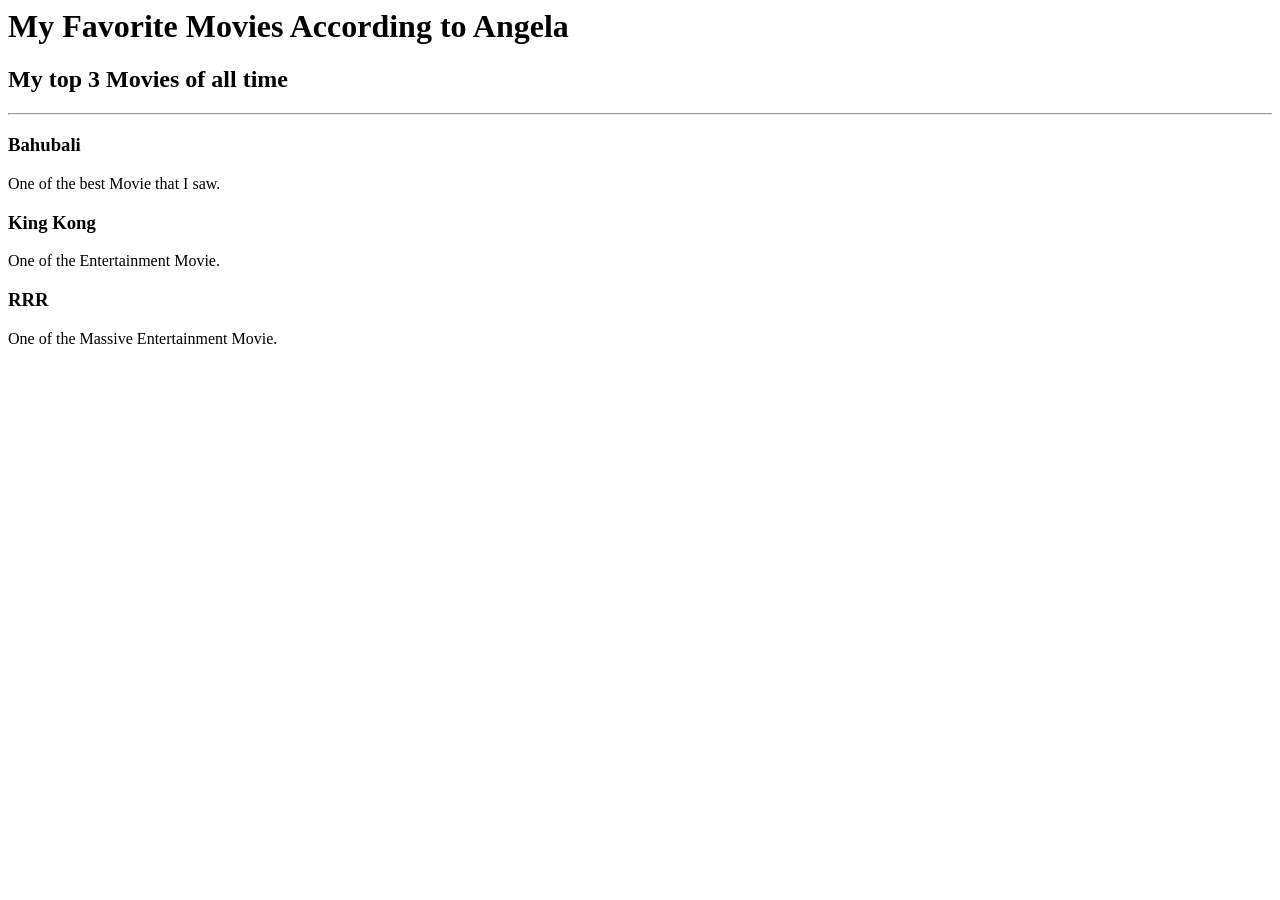
<file: Day41_Movie Ranking Project/index.html>
<html>
    <head>
    <Title>My Favorite Movies</Title>
    </head>
<Body>
<h1>My Favorite Movies According to Angela </h1>
<H2>My top 3 Movies of all time </H2>
<hr>
<h3>Bahubali</h3>
<p>One of the best Movie that I saw.
</p>
<h3>King Kong</h3>
<p>One of the Entertainment Movie.</p>
<h3>RRR</h3>
<p>One of the Massive Entertainment Movie.</p>

</Body>
</html>
</file>
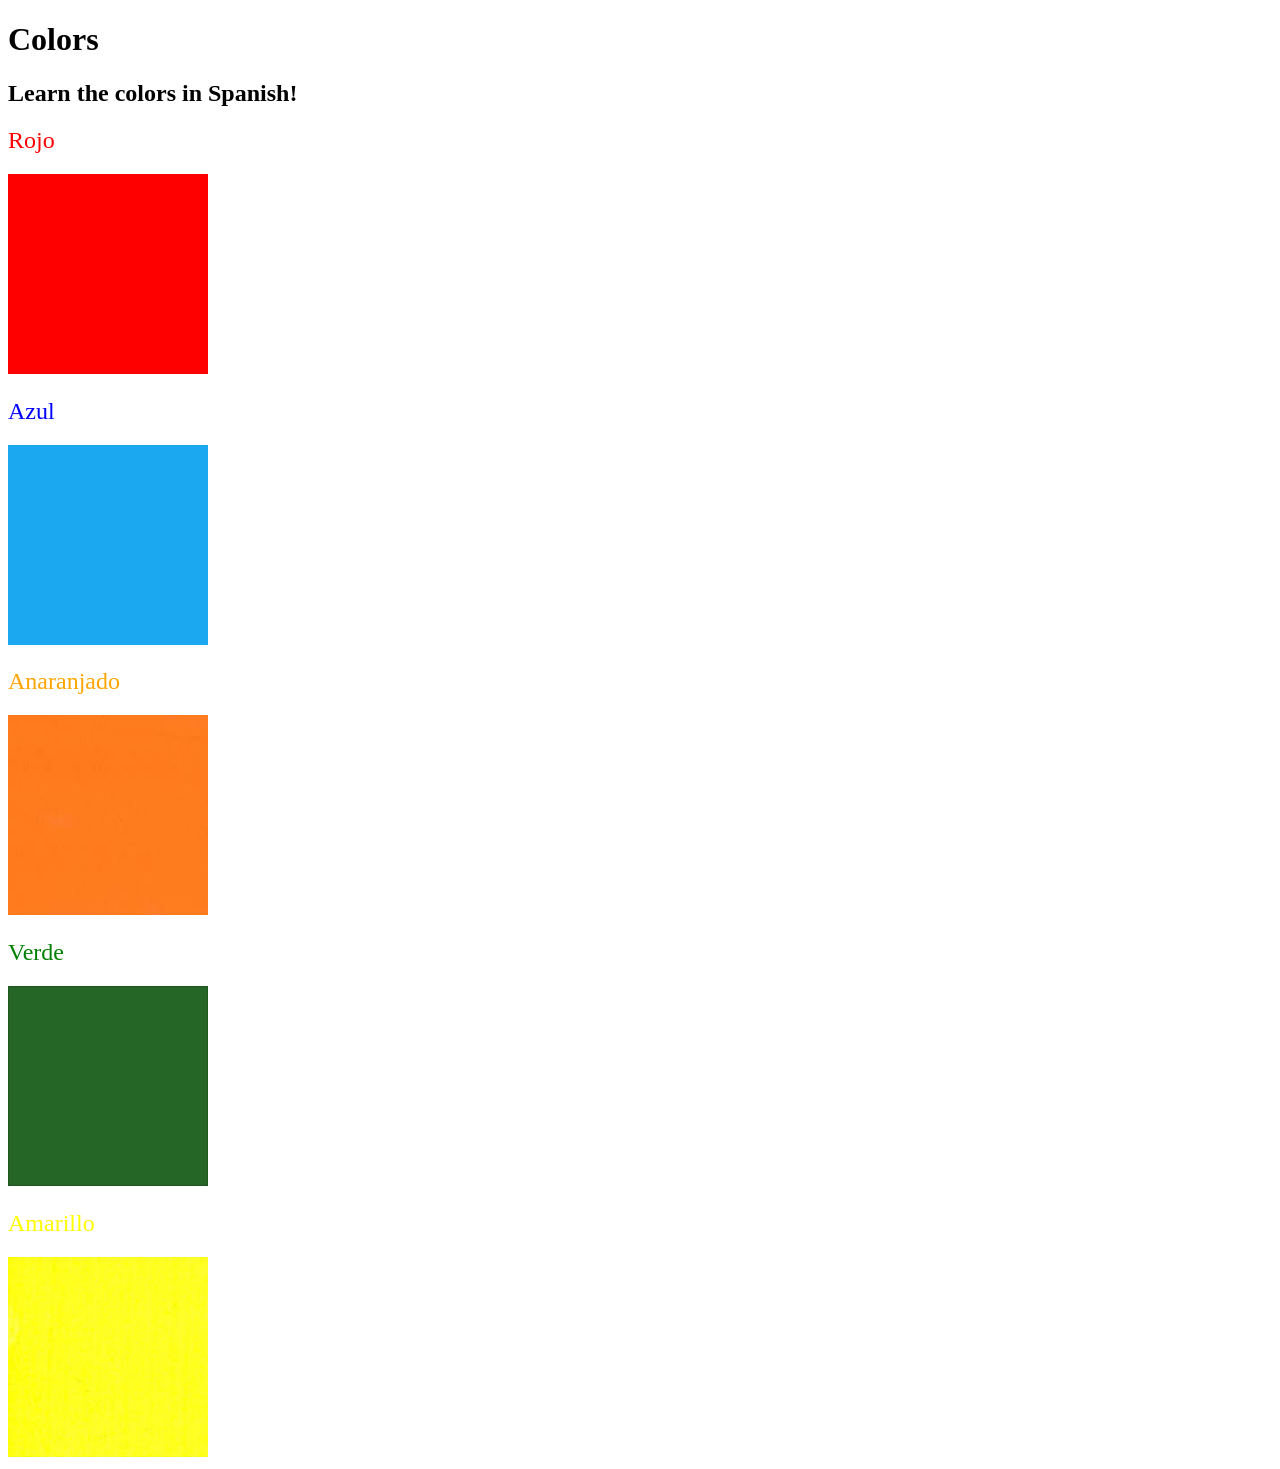
<file: Day43_Color Vocab Project/index.html>
<!DOCTYPE html>
<html lang="en">

<head>
  <meta charset="UTF-8">
  <title>Spanish Vocabulary</title>
  <link rel="stylesheet" href="./styles.css" />
</head>

<body>
  <h1>Colors</h1>
  <h2>Learn the colors in Spanish!</h2>
  <h2 class="color-title" id="red">Rojo</h2>
  <img class="color" src="./assets/images/red.png" alt="red" />

  <h2 class="color-title" id="blue">Azul</h2>
  <img src="./assets/images/blue.png" alt="blue" />

  <h2 class="color-title" id="orange">Anaranjado</h2>
  <img src="./assets/images/orange.png" alt="orange" />

  <h2 class="color-title" id="green">Verde</h2>
  <img src="./assets/images/green.png" alt="green" />

  <h2 class="color-title" id="yellow">Amarillo</h2>
  <img src="./assets/images/yellow.png" alt="yellow" />
</body>

</html>

<!-- 
TODOs
IMPORTANT: You should not need to make ANY CHANGES to index.html
All code should be written in your CSS file.

1. Create a CSS file and incorporate it as an external stylesheet.
2. Use CSS to style each of the color titles to meaning. 
Hint: Use the id to help if you don't know the words in spanish.
3. Use CSS to change all the color titles to have "font-weight: normal;"
4. Use CSS (not HTML) to make all the images 200px heigh and 200px wide. 
Hint: 
https://developer.mozilla.org/en-US/docs/Web/CSS/height
https://developer.mozilla.org/en-US/docs/Web/CSS/width
-->
</file>
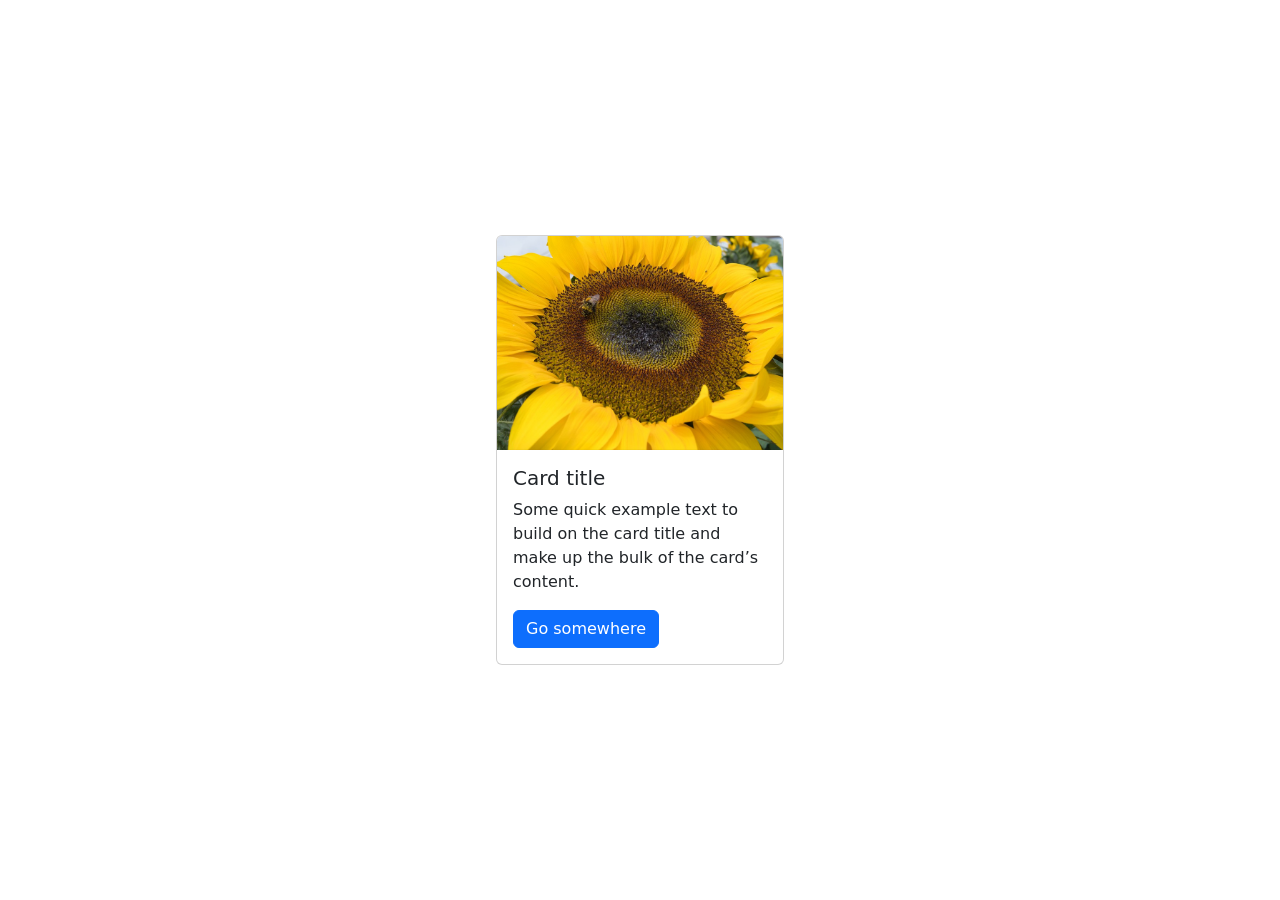
<file: Day58 Bootstrap Practice/index.html>
<!doctype html>
<html lang="en">

<head>
  <meta charset="utf-8">
  <meta name="viewport" content="width=device-width, initial-scale=1">
  <title>Bootstrap</title>
  <!-- TODO 1: Add the Bootstrap link here. -->
   <link href="https://cdn.jsdelivr.net/npm/bootstrap@5.3.8/dist/css/bootstrap.min.css" rel="stylesheet" integrity="sha384-sRIl4kxILFvY47J16cr9ZwB07vP4J8+LH7qKQnuqkuIAvNWLzeN8tE5YBujZqJLB" crossorigin="anonymous">
  <style>
    .flex-container{
      display: flex;
      justify-content:center;
      align-items:center;
      height:100vh;
    }
  </style>
</head>

<body>
  <div class="flex-container">
    <div class="card" style="width: 18rem;">
  <img src="flower.jpg" class="card-img-top" alt="flower">
  <div class="card-body">
    <h5 class="card-title">Card title</h5>
    <p class="card-text">Some quick example text to build on the card title and make up the bulk of the card’s content.</p>
    <a href="#" class="btn btn-primary">Go somewhere</a>
  </div>
</div>
  </div>
</body>

</html>
</file>
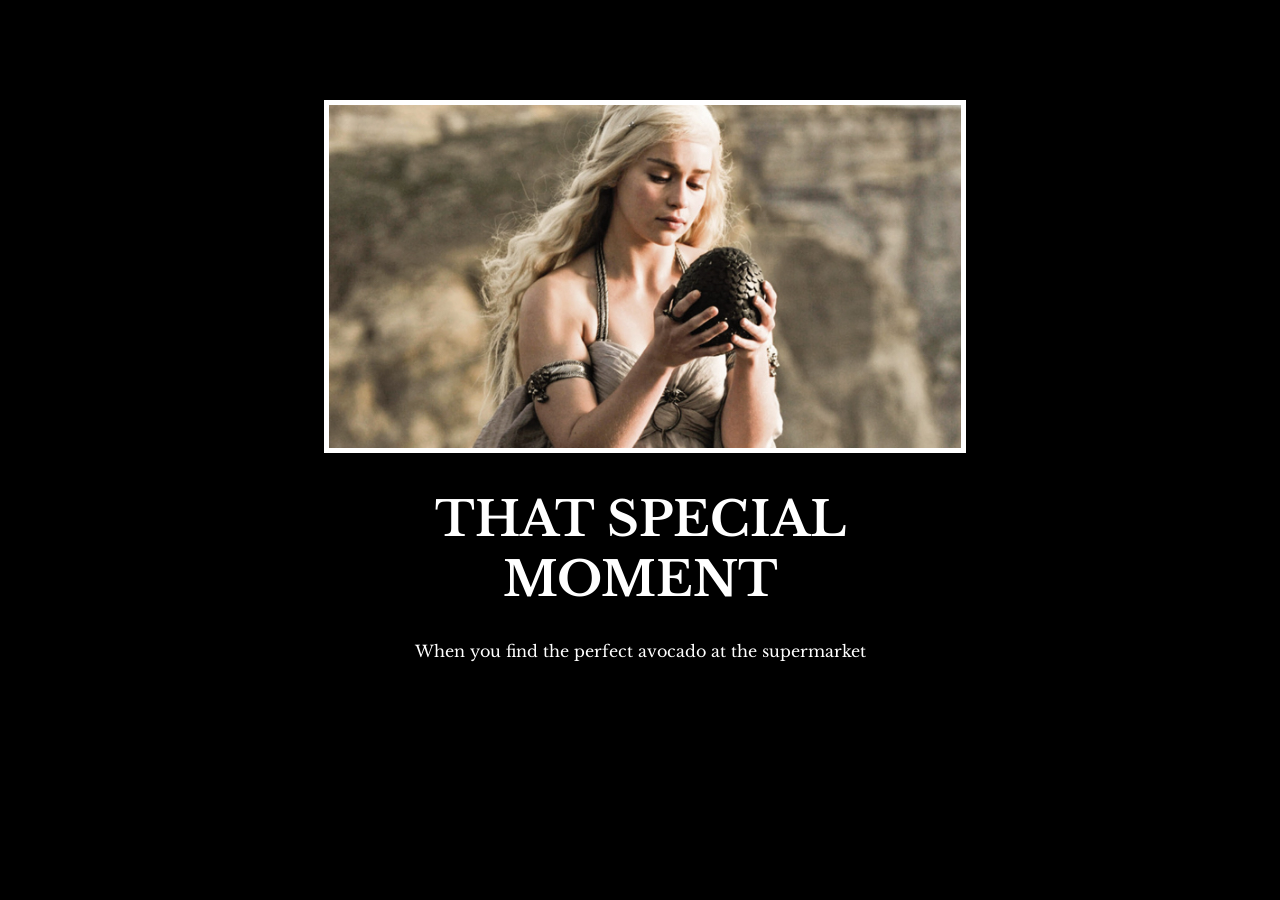
<file: Day_44_Motivation Meme/index.html>
<!DOCTYPE html>
<html lang="en">

<head>
  <meta charset="UTF-8">
  <title>Motivation Meme</title>
  <link rel="stylesheet" href="./style.css" />
  <link rel="preconnect" href="https://fonts.googleapis.com">
  <link rel="preconnect" href="https://fonts.gstatic.com" crossorigin>
  <link href="https://fonts.googleapis.com/css2?family=Libre+Baskerville&display=swap" rel="stylesheet">
</head>

<body>

  <div class="poster">
    <img class="motivation-img" src="./assets/images/daenerys.jpeg" src="daenerys with egg" />
    <h1>That Special Moment</h1>
    <p>When you find the perfect avocado at the supermarket</p>
  </div>
</body>

</html>
</file>
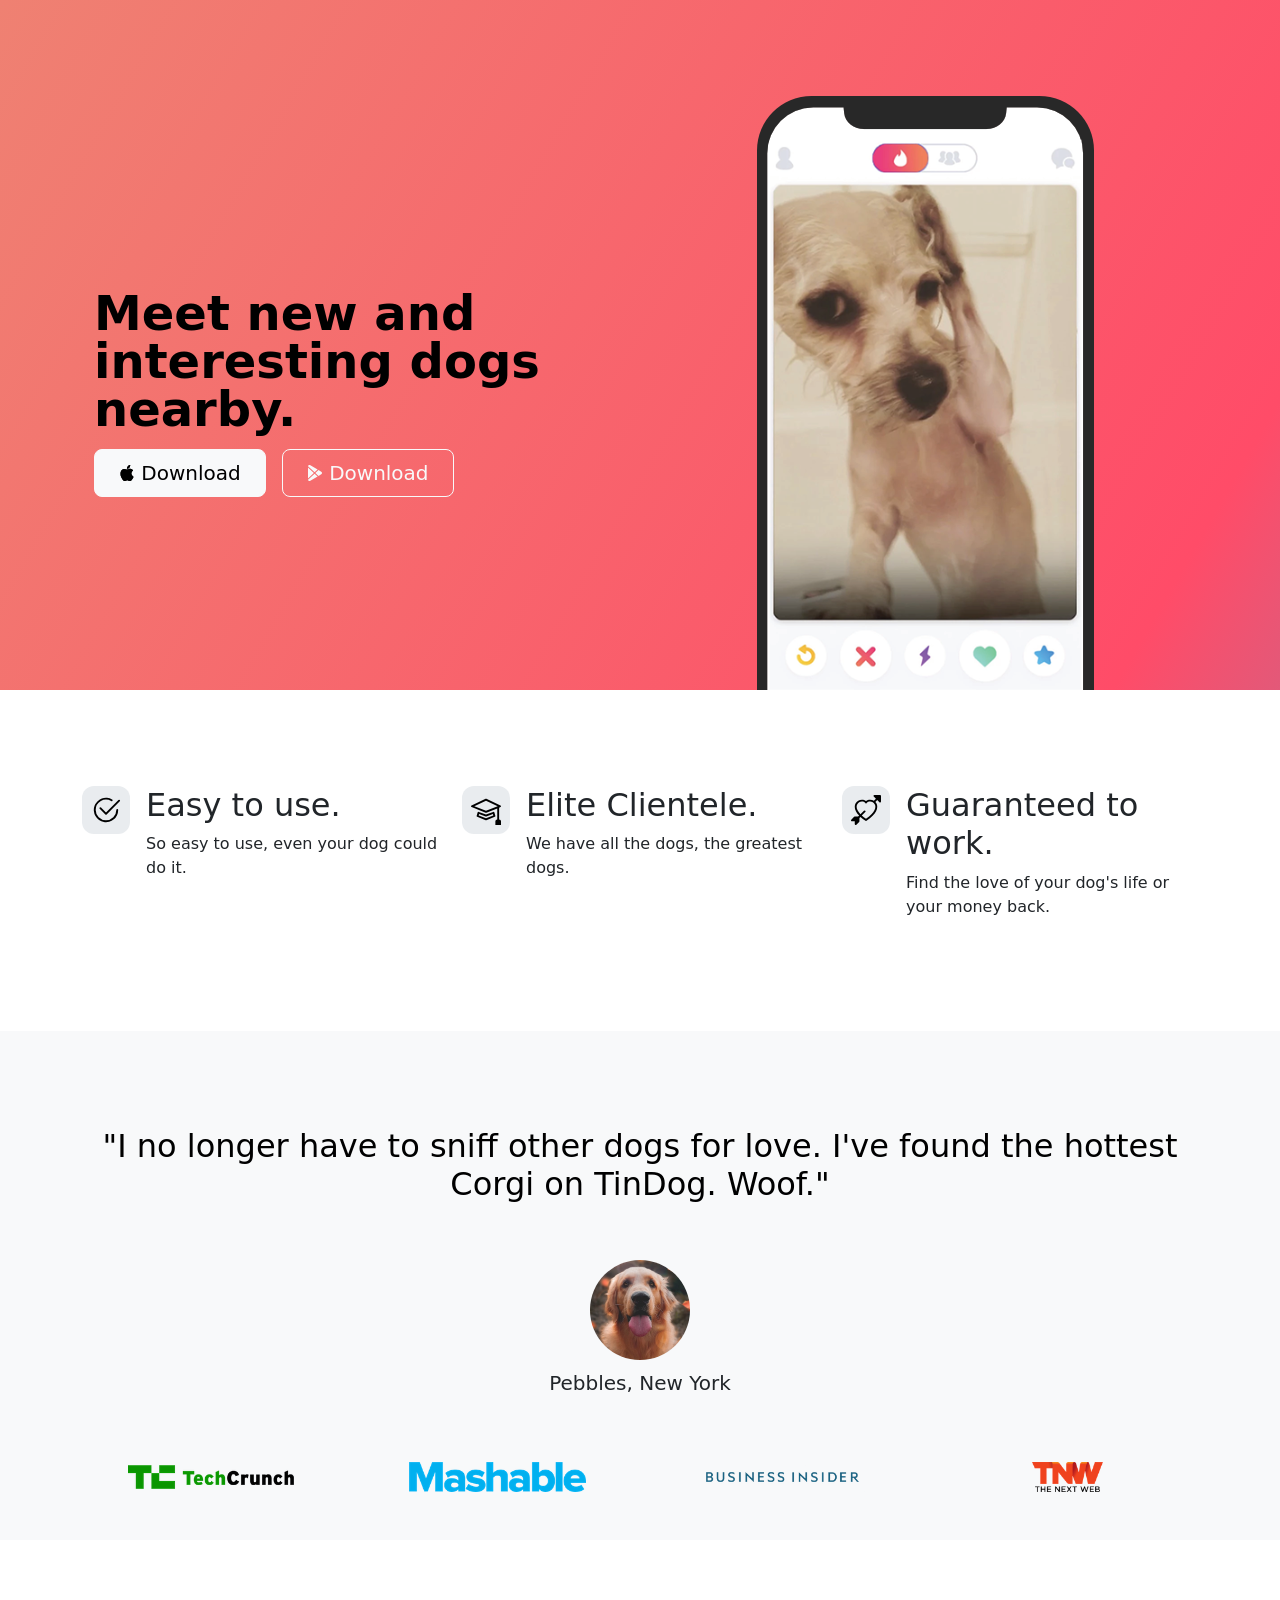
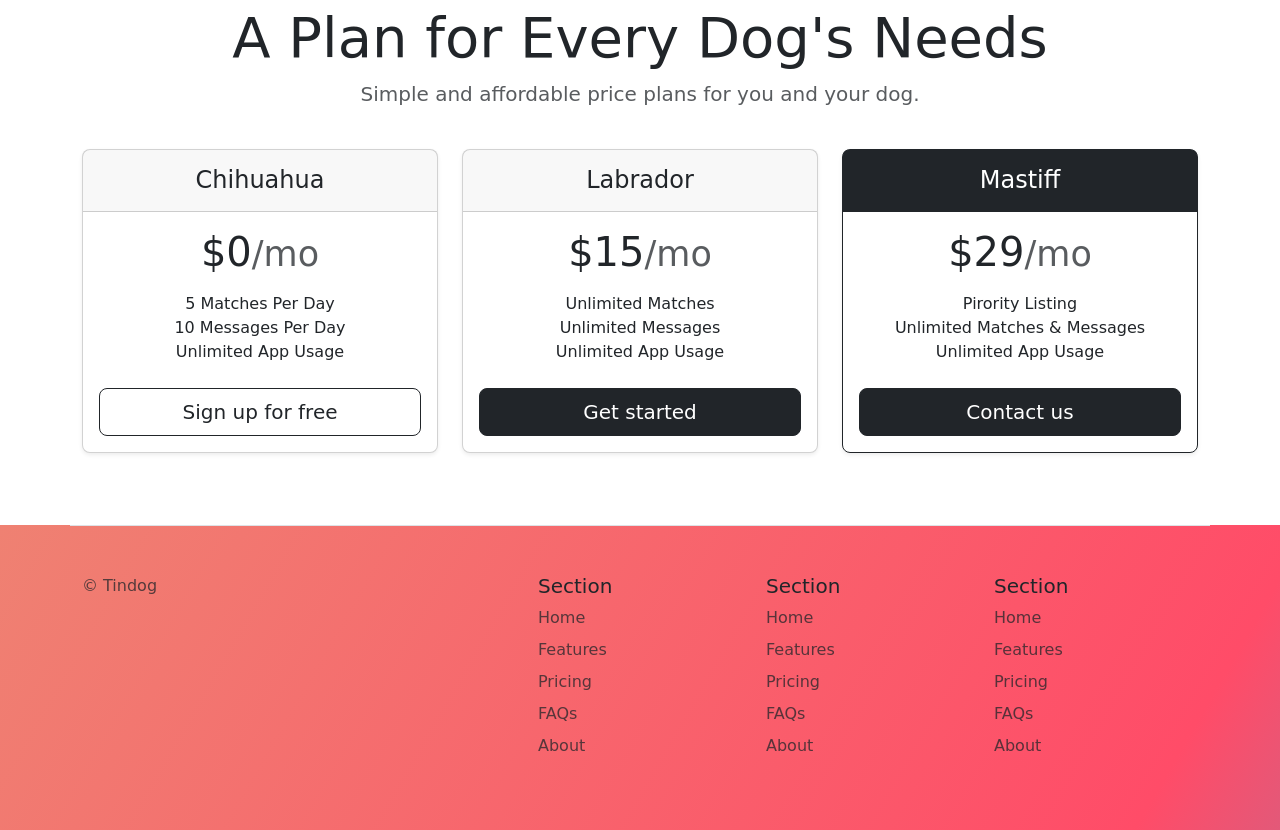
<file: Day58_Web_Foundation/solution.html>
<!DOCTYPE html>
<html lang="en">

<head>
  <meta charset="UTF-8">
  <meta name="viewport" content="width=device-width, initial-scale=1.0">
  <title>TinDog</title>
  <link href="https://cdn.jsdelivr.net/npm/bootstrap@5.3.0-alpha3/dist/css/bootstrap.min.css" rel="stylesheet"
    integrity="sha384-KK94CHFLLe+nY2dmCWGMq91rCGa5gtU4mk92HdvYe+M/SXH301p5ILy+dN9+nJOZ" crossorigin="anonymous">
  <link rel="stylesheet" href="./css/solution.css">
</head>

<body>


  <!-- Title -->
  <section id="title" class="gradient-background">

    <div class="container col-xxl-8 px-4 pt-5">
      <div class="row flex-lg-row-reverse align-items-center g-5 pt-5">
        <div class="col-10 col-sm-8 col-lg-6">
          <img src="./images/iphone.png" class="d-block mx-lg-auto img-fluid" alt="Bootstrap Themes" height="200"
            loading="lazy">
        </div>
        <div class="col-lg-6">
          <h1 class="display-5 fw-bold text-body-emphasis lh-1 mb-3">Meet new and interesting dogs nearby.</h1>

          <div class="d-grid gap-2 d-md-flex justify-content-md-start">
            <button type="button" class="btn btn-light btn-lg px-4 me-md-2"><svg xmlns="http://www.w3.org/2000/svg"
                width="16" height="16" fill="currentColor" class="bi bi-apple mb-1" viewBox="0 0 16 16">
                <path
                  d="M11.182.008C11.148-.03 9.923.023 8.857 1.18c-1.066 1.156-.902 2.482-.878 2.516.024.034 1.52.087 2.475-1.258.955-1.345.762-2.391.728-2.43Zm3.314 11.733c-.048-.096-2.325-1.234-2.113-3.422.212-2.189 1.675-2.789 1.698-2.854.023-.065-.597-.79-1.254-1.157a3.692 3.692 0 0 0-1.563-.434c-.108-.003-.483-.095-1.254.116-.508.139-1.653.589-1.968.607-.316.018-1.256-.522-2.267-.665-.647-.125-1.333.131-1.824.328-.49.196-1.422.754-2.074 2.237-.652 1.482-.311 3.83-.067 4.56.244.729.625 1.924 1.273 2.796.576.984 1.34 1.667 1.659 1.899.319.232 1.219.386 1.843.067.502-.308 1.408-.485 1.766-.472.357.013 1.061.154 1.782.539.571.197 1.111.115 1.652-.105.541-.221 1.324-1.059 2.238-2.758.347-.79.505-1.217.473-1.282Z" />
                <path
                  d="M11.182.008C11.148-.03 9.923.023 8.857 1.18c-1.066 1.156-.902 2.482-.878 2.516.024.034 1.52.087 2.475-1.258.955-1.345.762-2.391.728-2.43Zm3.314 11.733c-.048-.096-2.325-1.234-2.113-3.422.212-2.189 1.675-2.789 1.698-2.854.023-.065-.597-.79-1.254-1.157a3.692 3.692 0 0 0-1.563-.434c-.108-.003-.483-.095-1.254.116-.508.139-1.653.589-1.968.607-.316.018-1.256-.522-2.267-.665-.647-.125-1.333.131-1.824.328-.49.196-1.422.754-2.074 2.237-.652 1.482-.311 3.83-.067 4.56.244.729.625 1.924 1.273 2.796.576.984 1.34 1.667 1.659 1.899.319.232 1.219.386 1.843.067.502-.308 1.408-.485 1.766-.472.357.013 1.061.154 1.782.539.571.197 1.111.115 1.652-.105.541-.221 1.324-1.059 2.238-2.758.347-.79.505-1.217.473-1.282Z" />
              </svg> Download</button>
            <button type="button" class="btn btn-outline-light btn-lg px-4"><svg xmlns="http://www.w3.org/2000/svg"
                width="16" height="16" fill="currentColor" class="bi bi-google-play mb-1" viewBox="0 0 16 16">
                <path
                  d="M14.222 9.374c1.037-.61 1.037-2.137 0-2.748L11.528 5.04 8.32 8l3.207 2.96 2.694-1.586Zm-3.595 2.116L7.583 8.68 1.03 14.73c.201 1.029 1.36 1.61 2.303 1.055l7.294-4.295ZM1 13.396V2.603L6.846 8 1 13.396ZM1.03 1.27l6.553 6.05 3.044-2.81L3.333.215C2.39-.341 1.231.24 1.03 1.27Z" />
              </svg> Download</button>
          </div>
        </div>
      </div>
    </div>
  </section>
  <!-- Features -->
  <section id="features">
    <div class="container mt-5">
      <div class="row g-4 py-5 row-cols-1 row-cols-lg-3">
        <div class="col d-flex align-items-start">
          <div
            class="icon-square text-body-emphasis bg-body-secondary d-inline-flex align-items-center justify-content-center fs-4 flex-shrink-0 me-3">
            <svg xmlns="http://www.w3.org/2000/svg" height="30" fill="currentColor" class="bi bi-check2-circle"
              viewBox="0 0 16 16">
              <path
                d="M2.5 8a5.5 5.5 0 0 1 8.25-4.764.5.5 0 0 0 .5-.866A6.5 6.5 0 1 0 14.5 8a.5.5 0 0 0-1 0 5.5 5.5 0 1 1-11 0z" />
              <path
                d="M15.354 3.354a.5.5 0 0 0-.708-.708L8 9.293 5.354 6.646a.5.5 0 1 0-.708.708l3 3a.5.5 0 0 0 .708 0l7-7z" />
            </svg>
          </div>
          <div>
            <h3 class="fs-2">Easy to use.</h3>
            <p>So easy to use, even your dog could do it.</p>

          </div>
        </div>
        <div class="col d-flex align-items-start">
          <div
            class="icon-square text-body-emphasis bg-body-secondary d-inline-flex align-items-center justify-content-center fs-4 flex-shrink-0 me-3">
            <svg xmlns="http://www.w3.org/2000/svg" height="30" fill="currentColor" class="bi bi-mortarboard"
              viewBox="0 0 16 16">
              <path
                d="M8.211 2.047a.5.5 0 0 0-.422 0l-7.5 3.5a.5.5 0 0 0 .025.917l7.5 3a.5.5 0 0 0 .372 0L14 7.14V13a1 1 0 0 0-1 1v2h3v-2a1 1 0 0 0-1-1V6.739l.686-.275a.5.5 0 0 0 .025-.917l-7.5-3.5ZM8 8.46 1.758 5.965 8 3.052l6.242 2.913L8 8.46Z" />
              <path
                d="M4.176 9.032a.5.5 0 0 0-.656.327l-.5 1.7a.5.5 0 0 0 .294.605l4.5 1.8a.5.5 0 0 0 .372 0l4.5-1.8a.5.5 0 0 0 .294-.605l-.5-1.7a.5.5 0 0 0-.656-.327L8 10.466 4.176 9.032Zm-.068 1.873.22-.748 3.496 1.311a.5.5 0 0 0 .352 0l3.496-1.311.22.748L8 12.46l-3.892-1.556Z" />
            </svg>
          </div>
          <div>
            <h3 class="fs-2">Elite Clientele.</h3>
            <p>We have all the dogs, the greatest dogs.</p>

          </div>
        </div>
        <div class="col d-flex align-items-start">
          <div
            class="icon-square text-body-emphasis bg-body-secondary d-inline-flex align-items-center justify-content-center fs-4 flex-shrink-0 me-3">
            <svg xmlns="http://www.w3.org/2000/svg" height="30" fill="currentColor" class="bi bi-arrow-through-heart"
              viewBox="0 0 16 16">
              <path fill-rule="evenodd"
                d="M2.854 15.854A.5.5 0 0 1 2 15.5V14H.5a.5.5 0 0 1-.354-.854l1.5-1.5A.5.5 0 0 1 2 11.5h1.793l.53-.53c-.771-.802-1.328-1.58-1.704-2.32-.798-1.575-.775-2.996-.213-4.092C3.426 2.565 6.18 1.809 8 3.233c1.25-.98 2.944-.928 4.212-.152L13.292 2 12.147.854A.5.5 0 0 1 12.5 0h3a.5.5 0 0 1 .5.5v3a.5.5 0 0 1-.854.354L14 2.707l-1.006 1.006c.236.248.44.531.6.845.562 1.096.585 2.517-.213 4.092-.793 1.563-2.395 3.288-5.105 5.08L8 13.912l-.276-.182a21.86 21.86 0 0 1-2.685-2.062l-.539.54V14a.5.5 0 0 1-.146.354l-1.5 1.5Zm2.893-4.894A20.419 20.419 0 0 0 8 12.71c2.456-1.666 3.827-3.207 4.489-4.512.679-1.34.607-2.42.215-3.185-.817-1.595-3.087-2.054-4.346-.761L8 4.62l-.358-.368c-1.259-1.293-3.53-.834-4.346.761-.392.766-.464 1.845.215 3.185.323.636.815 1.33 1.519 2.065l1.866-1.867a.5.5 0 1 1 .708.708L5.747 10.96Z" />
            </svg>
          </div>
          <div>
            <h3 class="fs-2">Guaranteed to work.</h3>
            <p>Find the love of your dog's life or your money back.</p>

          </div>
        </div>
      </div>
    </div>
  </section>
  <!-- Testimonial -->
  <section id="testimonial">
    <div class="my-5">
      <div class="p-5 text-center bg-body-tertiary">
        <div class="container py-5">
          <h2 class="text-body-emphasis">"I no longer have to sniff other dogs for love. I've found the hottest Corgi on
            TinDog. Woof."</h2>
          <img class="profile-img mt-5" src="./images/dog-img.jpg" alt="dog image">
          <p class="col-lg-8 mx-auto lead mt-2">
            Pebbles, New York
          </p>
        </div>

        <div class="container">
          <div class="row">
            <div class="col-lg-3 col-sm-12">
              <img src="./images/techcrunch.png" alt="techcrunch" height="30">
            </div>
            <div class="col-lg-3 col-sm-12">
              <img src="./images/mashable.png" alt="mashable" height="30">
            </div>
            <div class="col-lg-3 col-sm-12">
              <img src="./images/bizinsider.png" alt="bizinsider" height="30">
            </div>
            <div class="col-lg-3 col-sm-12">
              <img src="./images/tnw.png" alt="tnw" height="30">
            </div>
          </div>
        </div>
      </div>
    </div>
  </section>
  <!-- Pricing -->
  <section id="pricing">
    <div class="container">
      <div class="pricing-header p-3 pb-md-4 mx-auto text-center">
        <h2 class="display-4 fw-normal">A Plan for Every Dog's Needs</h2>
        <p class="fs-5 text-body-secondary">Simple and affordable price plans for you and your dog.
      </div>
      <div class="row row-cols-1 row-cols-md-3 mb-3 text-center">
        <div class="col">
          <div class="card mb-4 rounded-3 shadow-sm">
            <div class="card-header py-3">
              <h4 class="my-0 fw-normal">Chihuahua</h4>
            </div>
            <div class="card-body">
              <h1 class="card-title pricing-card-title">$0<small class="text-body-secondary fw-light">/mo</small></h1>
              <ul class="list-unstyled mt-3 mb-4">
                <li>5 Matches Per Day</li>
                <li>10 Messages Per Day</li>
                <li>Unlimited App Usage</li>
              </ul>
              <button type="button" class="w-100 btn btn-lg btn-outline-dark">Sign up for free</button>
            </div>
          </div>
        </div>
        <div class="col">
          <div class="card mb-4 rounded-3 shadow-sm">
            <div class="card-header py-3">
              <h4 class="my-0 fw-normal">Labrador</h4>
            </div>
            <div class="card-body">
              <h1 class="card-title pricing-card-title">$15<small class="text-body-secondary fw-light">/mo</small></h1>
              <ul class="list-unstyled mt-3 mb-4">
                <li>Unlimited Matches</li>
                <li>Unlimited Messages</li>
                <li>Unlimited App Usage</li>
              </ul>
              <button type="button" class="w-100 btn btn-lg btn-dark">Get started</button>
            </div>
          </div>
        </div>
        <div class="col">
          <div class="card mb-4 rounded-3 shadow-sm border-dark">
            <div class="card-header py-3 text-bg-dark border-dark">
              <h4 class="my-0 fw-normal">Mastiff</h4>
            </div>
            <div class="card-body">
              <h1 class="card-title pricing-card-title">$29<small class="text-body-secondary fw-light">/mo</small></h1>
              <ul class="list-unstyled mt-3 mb-4">
                <li>Pirority Listing</li>
                <li>Unlimited Matches & Messages</li>
                <li>Unlimited App Usage</li>
              </ul>
              <button type="button" class="w-100 btn btn-lg btn-dark">Contact us</button>
            </div>
          </div>
        </div>
      </div>
    </div>
  </section>
  <!-- Footer -->
  <section id="contact" class="gradient-background">
    <div class="container ">
      <footer class="row row-cols-1 row-cols-sm-2 row-cols-md-5 py-5 mt-5 border-top">
        <div class="col mb-3">

          <p class="text-body-secondary">© Tindog</p>
        </div>

        <div class="col mb-3">

        </div>

        <div class="col mb-3">
          <h5>Section</h5>
          <ul class="nav flex-column">
            <li class="nav-item mb-2"><a href="#" class="nav-link p-0 text-body-secondary">Home</a></li>
            <li class="nav-item mb-2"><a href="#" class="nav-link p-0 text-body-secondary">Features</a></li>
            <li class="nav-item mb-2"><a href="#" class="nav-link p-0 text-body-secondary">Pricing</a></li>
            <li class="nav-item mb-2"><a href="#" class="nav-link p-0 text-body-secondary">FAQs</a></li>
            <li class="nav-item mb-2"><a href="#" class="nav-link p-0 text-body-secondary">About</a></li>
          </ul>
        </div>

        <div class="col mb-3">
          <h5>Section</h5>
          <ul class="nav flex-column">
            <li class="nav-item mb-2"><a href="#" class="nav-link p-0 text-body-secondary">Home</a></li>
            <li class="nav-item mb-2"><a href="#" class="nav-link p-0 text-body-secondary">Features</a></li>
            <li class="nav-item mb-2"><a href="#" class="nav-link p-0 text-body-secondary">Pricing</a></li>
            <li class="nav-item mb-2"><a href="#" class="nav-link p-0 text-body-secondary">FAQs</a></li>
            <li class="nav-item mb-2"><a href="#" class="nav-link p-0 text-body-secondary">About</a></li>
          </ul>
        </div>

        <div class="col mb-3">
          <h5>Section</h5>
          <ul class="nav flex-column">
            <li class="nav-item mb-2"><a href="#" class="nav-link p-0 text-body-secondary">Home</a></li>
            <li class="nav-item mb-2"><a href="#" class="nav-link p-0 text-body-secondary">Features</a></li>
            <li class="nav-item mb-2"><a href="#" class="nav-link p-0 text-body-secondary">Pricing</a></li>
            <li class="nav-item mb-2"><a href="#" class="nav-link p-0 text-body-secondary">FAQs</a></li>
            <li class="nav-item mb-2"><a href="#" class="nav-link p-0 text-body-secondary">About</a></li>
          </ul>
        </div>
      </footer>
    </div>
  </section>
</body>

</html>
</file>
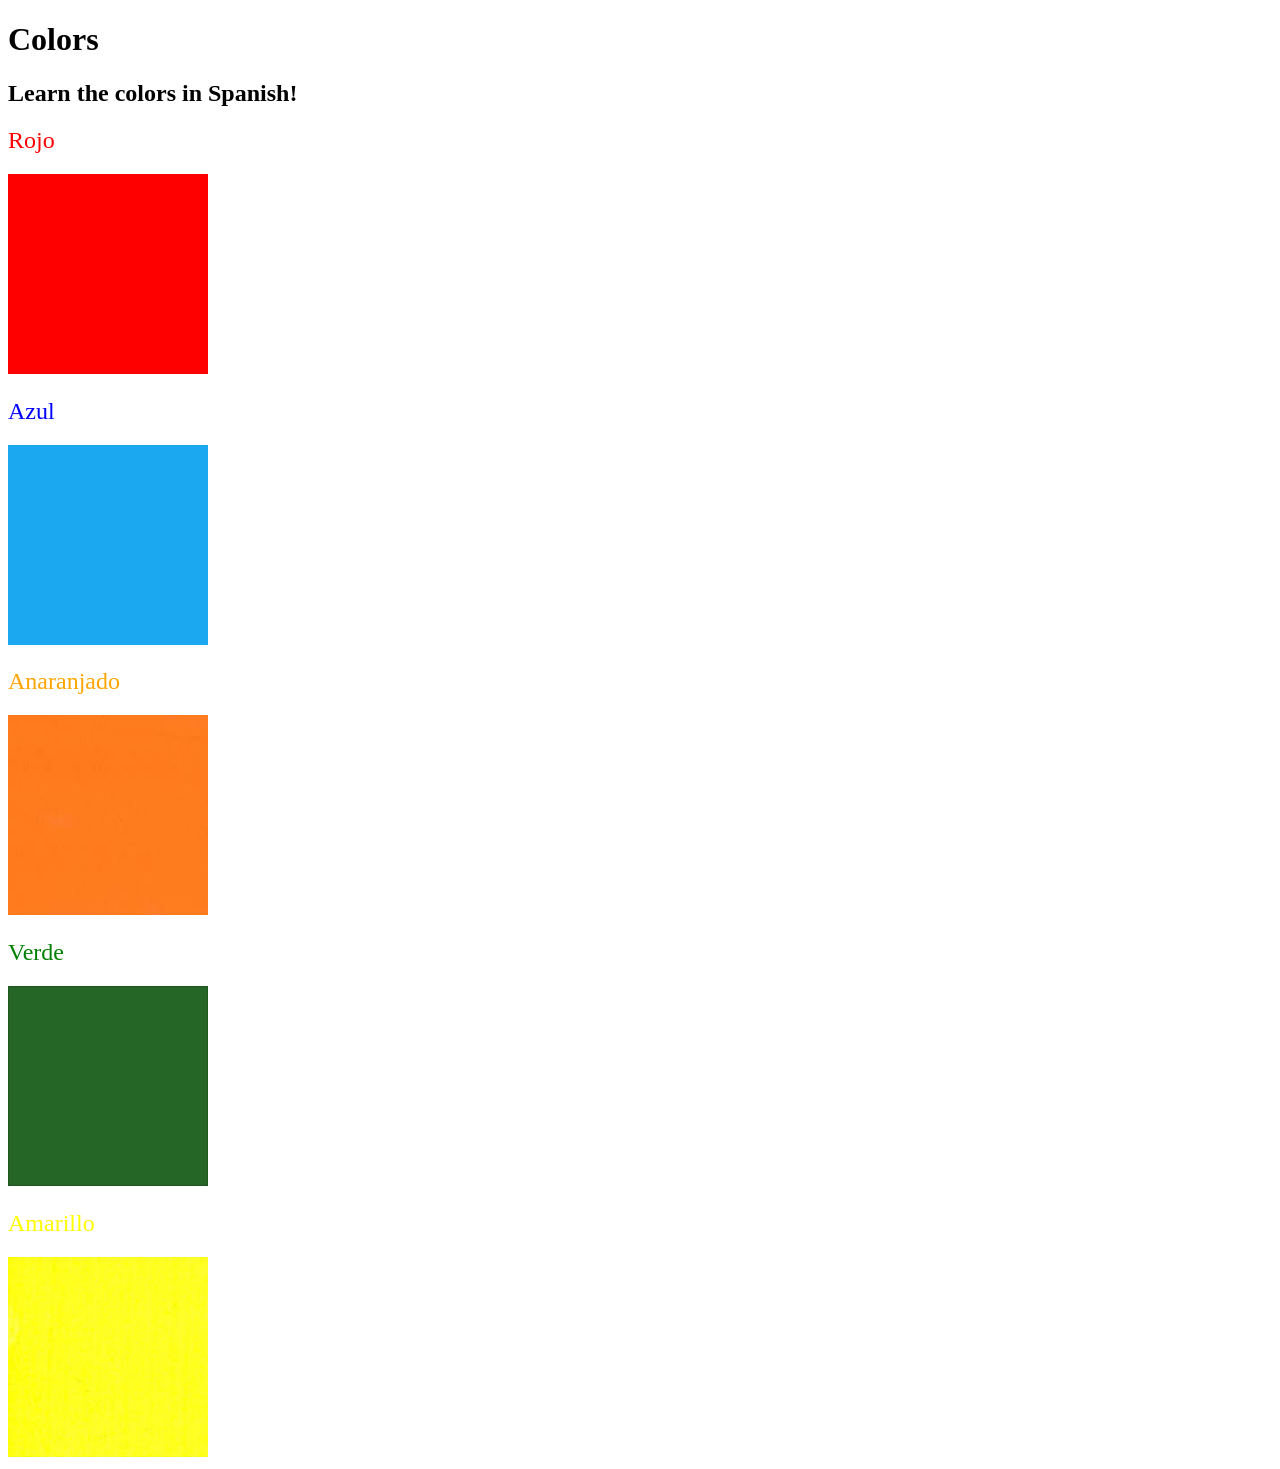
<file: Day43_Color Vocab Project/solution/solution.html>
<!DOCTYPE html>
<html lang="en">

<head>
  <meta charset="UTF-8">
  <title>Spanish Vocabulary</title>
  <link rel="stylesheet" href="./style.css" />
</head>

<body>
  <h1>Colors</h1>
  <h2>Learn the colors in Spanish!</h2>
  <h2 class="color-title" id="red">Rojo</h2>
  <img class="color" src="./assets/images/red.png" alt="red" />

  <h2 class="color-title" id="blue">Azul</h2>
  <img src="./assets/images/blue.png" alt="blue" />

  <h2 class="color-title" id="orange">Anaranjado</h2>
  <img src="./assets/images/orange.png" alt="orange" />

  <h2 class="color-title" id="green">Verde</h2>
  <img src="./assets/images/green.png" alt="green" />

  <h2 class="color-title" id="yellow">Amarillo</h2>
  <img src="./assets/images/yellow.png" alt="yellow" />
</body>

</html>
</file>
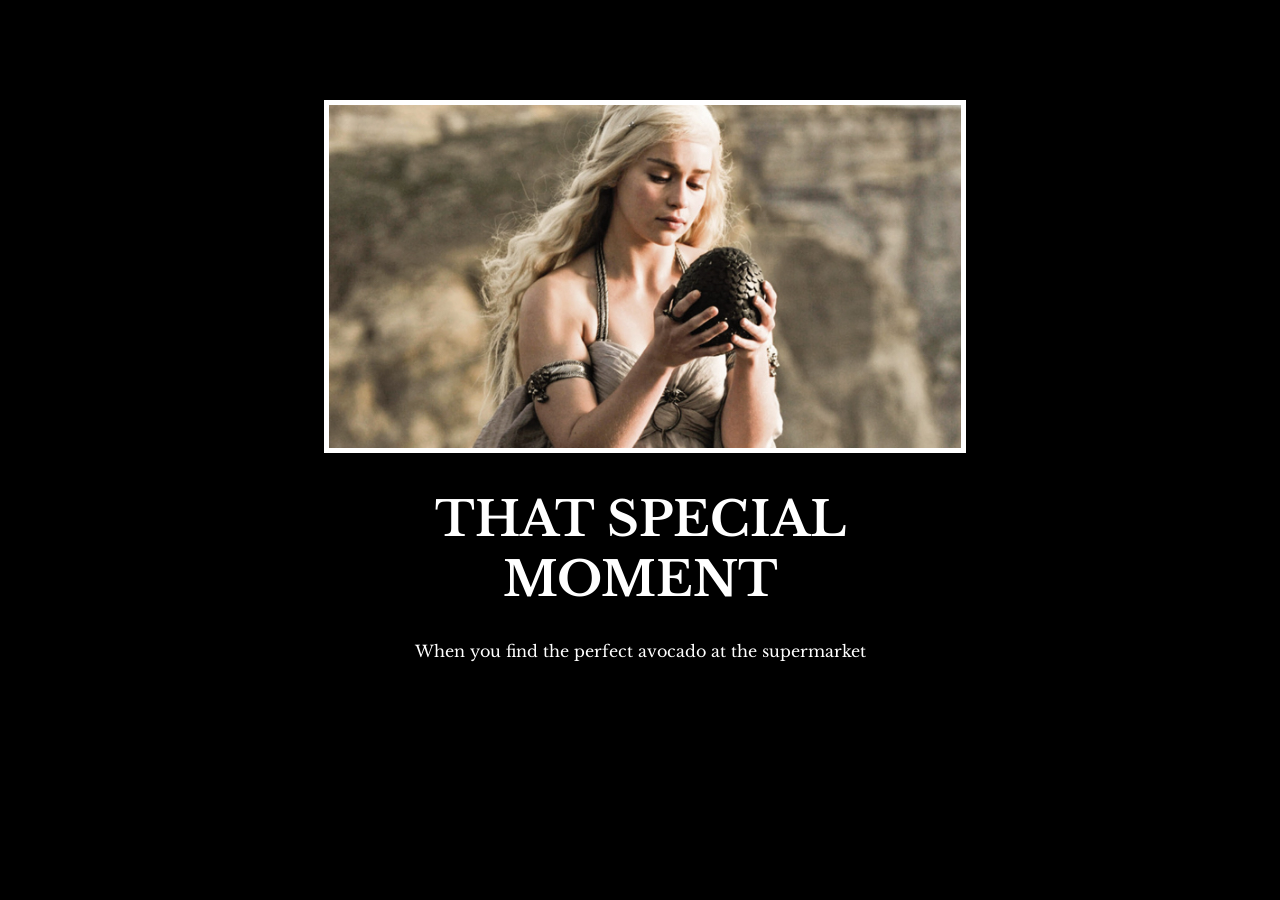
<file: Day_44_Motivation Meme/solution/solution.html>
<!DOCTYPE html>
<html lang="en">

<head>
  <meta charset="UTF-8">
  <title>Motivation Meme</title>
  <link rel="stylesheet" href="./solution.css" />
  <link rel="preconnect" href="https://fonts.googleapis.com">
  <link rel="preconnect" href="https://fonts.gstatic.com" crossorigin>
  <link href="https://fonts.googleapis.com/css2?family=Libre+Baskerville&display=swap" rel="stylesheet">
</head>

<body>

  <div class="poster">
    <img class="motivation-img" src="./assets/images/daenerys.jpeg" src="daenerys with egg" />
    <h1>That Special Moment</h1>
    <p>When you find the perfect avocado at the supermarket</p>
  </div>
</body>

</html>
</file>
<file: Day43_Color Vocab Project/styles.css>
#red{
    color:red;
    
}

#blue{
    color:blue;
    
}

#orange{
    color:orange;
}

#green{
    color:green;
}

#yellow{
    color:yellow;
}

.color-title{
    font-weight:normal;
}

img{
    height:200px;
    width:200px;
}
</file>
<file: Day_44_Motivation Meme/style.css>
body {
  background-color: black;
}
h1 {
  text-transform: uppercase;
  font-size: 3rem;
}

.poster {
  width: 50%;
  margin-left: 25%;
  margin-top: 100px;
  color: white;
  font-family: "Libre Baskerville", serif;
  text-align: center;
}

.motivation-img {
  border: 5px solid white;
  width: 100%;
}
</file>
<file: Day58_Web_Foundation/css/solution.css>
.gradient-background {
  background: linear-gradient(300deg, #00bfff, #ff4c68, #ef8172);
  background-size: 180% 180%;
  animation: gradient-animation 18s ease infinite;
}

@keyframes gradient-animation {
  0% {
    background-position: 0% 50%;
  }
  50% {
    background-position: 100% 50%;
  }
  100% {
    background-position: 0% 50%;
  }
}

.icon-square {
  width: 3rem;
  height: 3rem;
  border-radius: 0.75rem;
}

.profile-img {
  border-radius: 50%;
  height: 100px;
}
</file>
<file: Day43_Color Vocab Project/solution/style.css>
img {
  height: 200px;
  width: 200px;
}

.color-title {
  font-weight: normal;
}

#red {
  color: red;
}

#blue {
  color: blue;
}

#orange {
  color: orange;
}

#green {
  color: green;
}

#yellow {
  color: yellow;
}
</file>
<file: Day_44_Motivation Meme/solution/solution.css>
body {
  background-color: black;
}
h1 {
  text-transform: uppercase;
  font-size: 3rem;
}

.poster {
  width: 50%;
  margin-left: 25%;
  margin-top: 100px;
  color: white;
  font-family: "Libre Baskerville", serif;
  text-align: center;
}

.motivation-img {
  border: 5px solid white;
  width: 100%;
}
</file>
